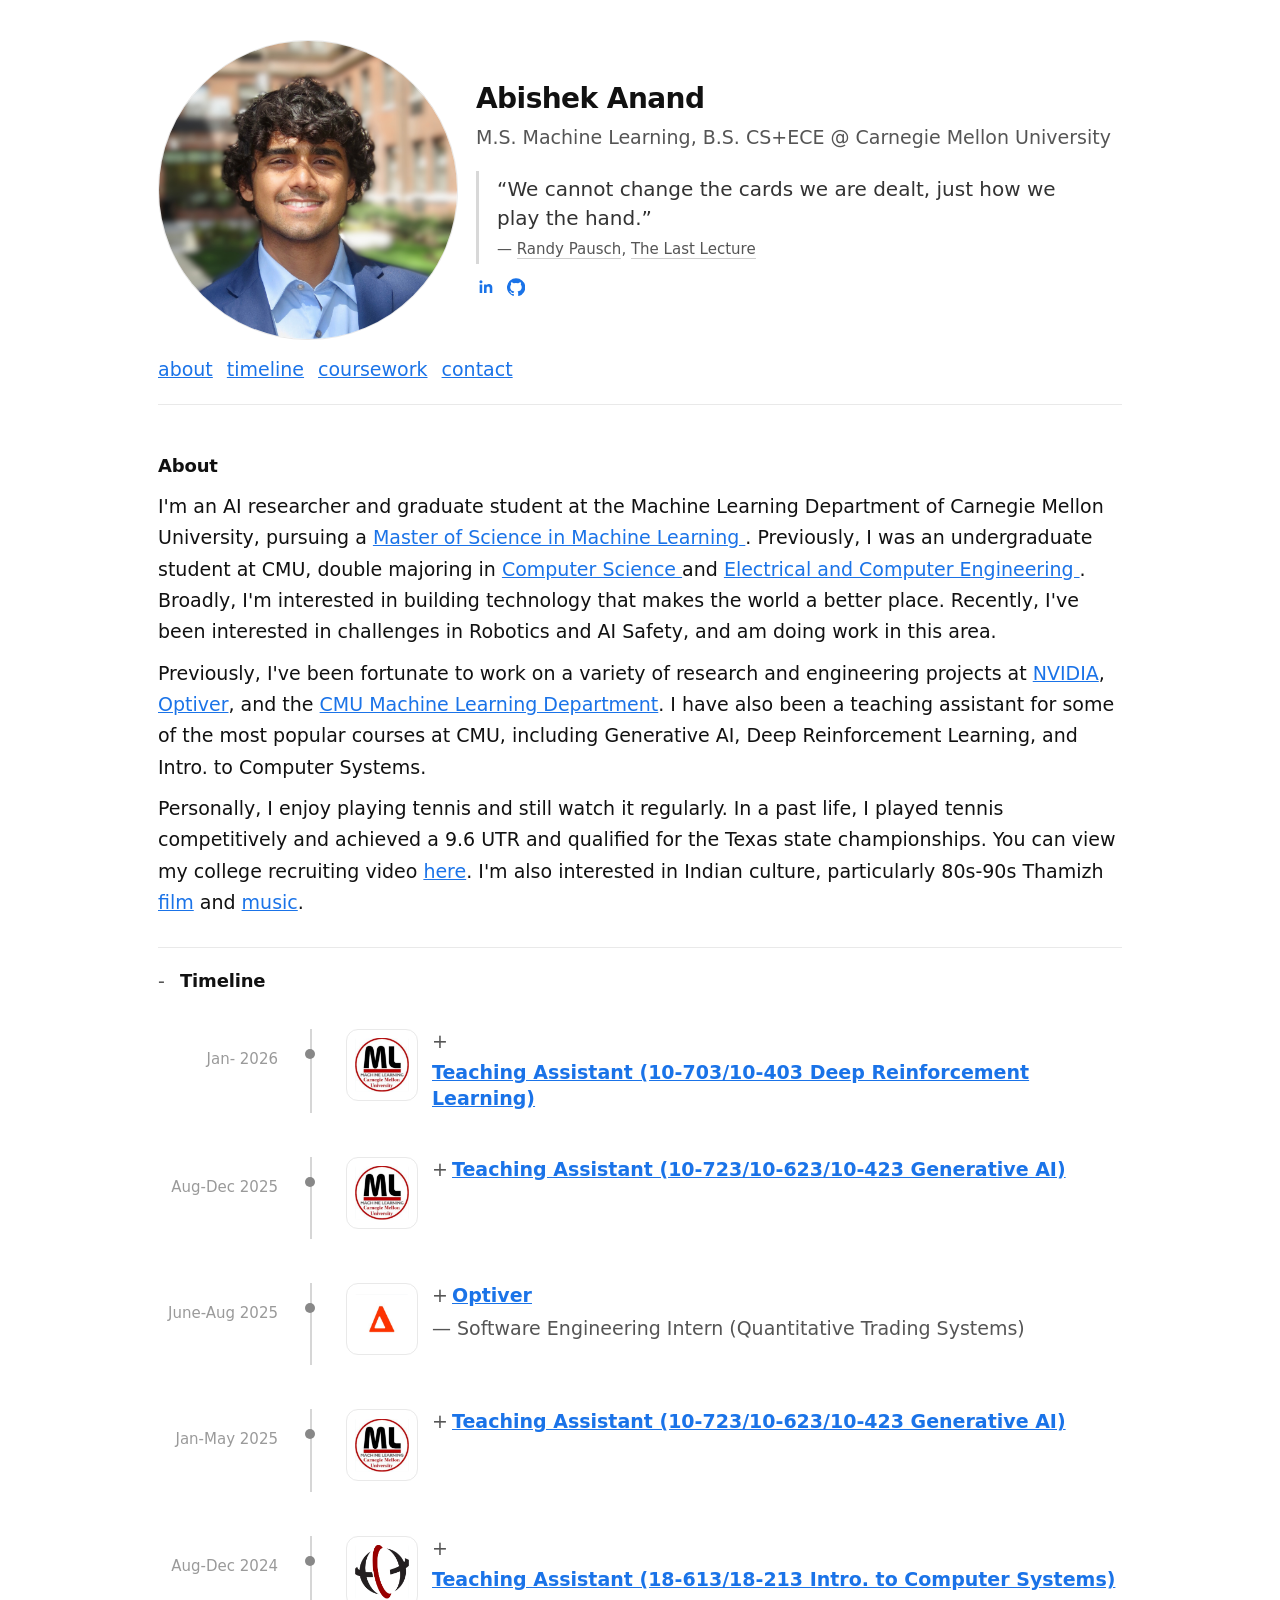
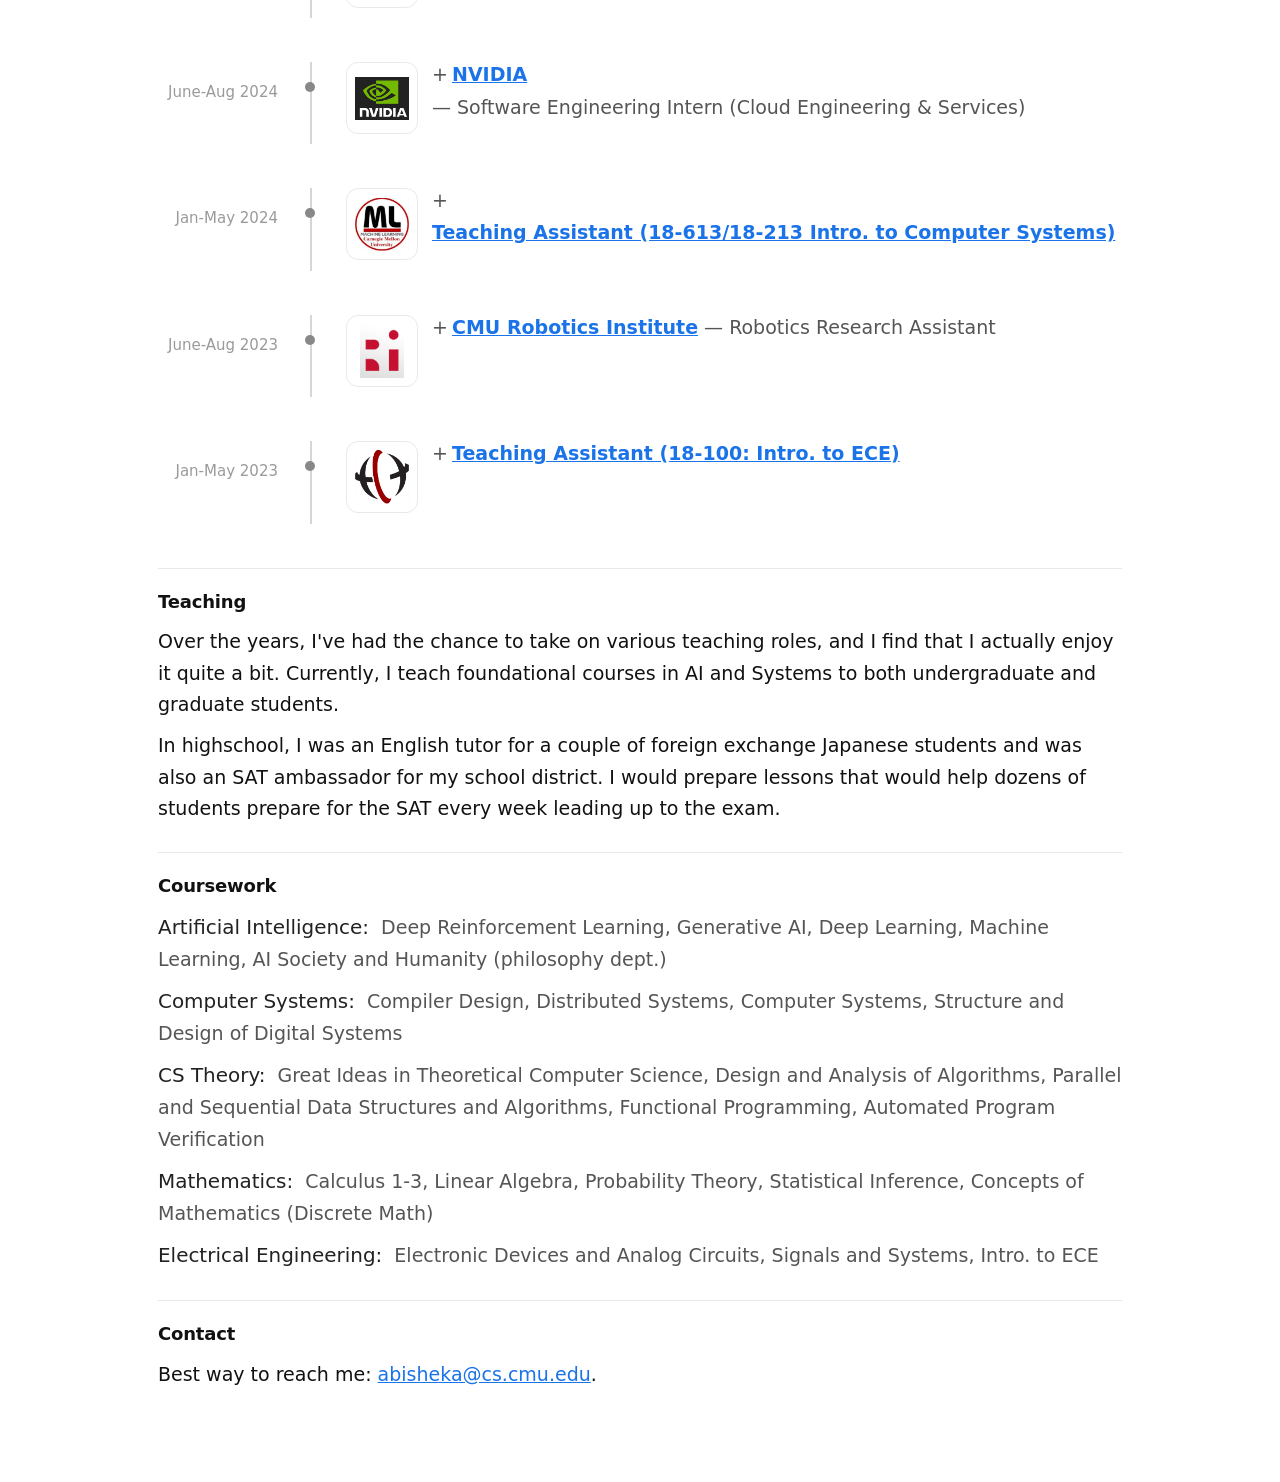
<file: index.html>
<!doctype html>
<html lang="en">
  <head>
    <meta charset="utf-8" />
    <meta name="viewport" content="width=device-width, initial-scale=1" />
    <meta name="color-scheme" content="light" />

    <title>Abishek Anand | Carnegie Mellon University</title>

    <meta name="description" content="Abishek Anand — CS + ECE student at Carnegie Mellon University. Experience at NVIDIA, Optiver, and CMU Machine Learning." />
    <link rel="canonical" href="https://gaminghero812.github.io/" />

    <meta property="og:title" content="Abishek Anand | Carnegie Mellon University" />
    <meta property="og:description" content="Abishek Anand — CS + ECE student at Carnegie Mellon University. Experience at NVIDIA, Optiver, and CMU Machine Learning." />
    <meta property="og:url" content="https://gaminghero812.github.io/" />
    <meta property="og:site_name" content="Abishek Anand" />
    <meta property="og:type" content="website" />

    <link rel="icon" type="image/png" href="favicon.png" />

    <link rel="stylesheet" href="style.css" />

    <meta name="google-site-verification" content="3i9KoPe7ykqFfDGBRmtddYtxrcXRHDb8gaM34ZBfCCM" />

    <script type="application/ld+json">
      {
        "@context": "https://schema.org",
        "@type": "WebSite",
        "url": "https://gaminghero812.github.io/",
        "name": "Abishek Anand",
        "alternateName": "Abishek Anand | Carnegie Mellon University"
      }
    </script>
  </head>

  <body>
    <main class="page">
      <header class="header">
        <div class="hero">
          <img class="avatar" src="Fairfax.jpg" alt="Photo of Abishek Anand" />

          <div class="hero-text">
            <h1>Abishek Anand</h1>
            <p class="subtitle">
              M.S. Machine Learning, B.S. CS+ECE @ Carnegie Mellon University
            </p>
            <figure class="hero-quote">
              <blockquote>We cannot change the cards we are dealt, just how we play the hand.</blockquote>
              <figcaption>
                <cite>
                  <a href="https://en.wikipedia.org/wiki/Randy_Pausch" target="_blank" rel="noopener">Randy Pausch</a>,
                  <a href="https://etc.cmu.edu/about/last-lecture" target="_blank" rel="noopener">The Last Lecture</a>
                </cite>
              </figcaption>
            </figure>

            <div class="links" aria-label="Social links">
              <a
                class="social-link"
                href="https://www.linkedin.com/in/abishek-anand-1204501ba/"
                target="_blank"
                rel="noreferrer"
                aria-label="LinkedIn profile"
              >
                <svg class="social-icon" viewBox="0 0 24 24" width="18" height="18" aria-hidden="true">
                  <path d="M6.94 8.5H3.56V20h3.38V8.5ZM5.25 3A2.06 2.06 0 1 0 5.3 7.12 2.06 2.06 0 0 0 5.25 3Zm15.19 9.94c0-3.47-1.85-5.08-4.32-5.08a3.74 3.74 0 0 0-3.36 1.85V8.5H9.39c.04.8 0 11.5 0 11.5h3.37v-6.42c0-.34.02-.68.13-.92a2.21 2.21 0 0 1 2.07-1.48c1.46 0 2.04 1.12 2.04 2.76V20h3.37Z"/>
                </svg>
                <span class="sr-only">LinkedIn</span>
              </a>
              <a
                class="social-link"
                href="https://github.com/GamingHero812?tab=repositories"
                target="_blank"
                rel="noreferrer"
                aria-label="GitHub profile"
              >
                <svg class="social-icon" viewBox="0 0 24 24" width="18" height="18" aria-hidden="true">
                  <path d="M12 .5a12 12 0 0 0-3.79 23.39c.6.11.82-.26.82-.58v-2.04c-3.34.73-4.04-1.42-4.04-1.42a3.18 3.18 0 0 0-1.34-1.75c-1.1-.75.09-.73.09-.73a2.5 2.5 0 0 1 1.82 1.24 2.54 2.54 0 0 0 3.47.99 2.54 2.54 0 0 1 .76-1.6c-2.66-.3-5.47-1.33-5.47-5.9a4.63 4.63 0 0 1 1.23-3.21 4.3 4.3 0 0 1 .12-3.17s1.01-.32 3.3 1.23a11.42 11.42 0 0 1 6 0c2.28-1.55 3.29-1.23 3.29-1.23.44 1.01.48 2.13.13 3.17a4.62 4.62 0 0 1 1.22 3.21c0 4.58-2.82 5.59-5.5 5.88a2.84 2.84 0 0 1 .81 2.2v3.26c0 .32.22.7.83.58A12 12 0 0 0 12 .5Z"/>
                </svg>
                <span class="sr-only">GitHub</span>
              </a>
            </div>
          </div>
        </div>

        <nav class="nav">
          <a href="#about">about</a>
          <a href="#timeline">timeline</a>
          <a href="#coursework">coursework</a>
          <a href="#contact">contact</a>
        </nav>
      </header>

      <section id="about" class="section">
        <h2>About</h2>
        <p>
          I'm an AI researcher and graduate student at the Machine Learning Department of Carnegie Mellon University, pursuing a <a href="https://ml.cmu.edu/academics/primary-ms-machine-learning-masters" target="_blank" rel="noopener">
          Master of Science in Machine Learning </a>. Previously, I was an undergraduate student at CMU, double majoring in <a href="https://www.cs.cmu.edu" target="_blank" rel="noopener">
          Computer Science </a> and <a href="https://www.ece.cmu.edu" target="_blank" rel="noopener">
          Electrical and Computer Engineering </a>. Broadly, I'm interested in building technology that makes the world a better place. Recently, I've
          been interested in challenges in Robotics and AI Safety, and am doing work in this area.
        </p> 
          
        <p>
          Previously, I've been fortunate to work on a variety of research and engineering projects at <a href="https://www.nvidia.com" target="_blank" rel="noopener">
          NVIDIA</a>, <a href="https://www.optiver.com" target="_blank" rel="noopener">
          Optiver</a>, and the <a href="https://www.ml.cmu.edu" target="_blank" rel="noopener">
          CMU Machine Learning Department</a>. I have also been a teaching assistant for some of the most popular courses at CMU, including Generative AI, Deep Reinforcement Learning, and Intro. to Computer Systems.
        </p>

        <p>
          Personally, I enjoy playing tennis and still watch it regularly. 
          In a past life, I played tennis competitively and achieved a 9.6 UTR and qualified for the Texas state championships. 
          You can view my college recruiting video <a href="https://youtu.be/FhbKaaNLob0?si=4wTPpIa4aQE-lYFK" target="_blank" rel="noopener">
          here</a>.
          I'm also interested in Indian culture, particularly 80s-90s Thamizh <a href="https://en.wikipedia.org/wiki/Nayakan" target="_blank" rel="noopener">
          film</a> and <a href="https://youtu.be/xMI_MhrYmSI?si=lOpPepgLTXcOVBgx" target="_blank" rel="noopener">
          music</a>.
        </p>
      </section>

      <section id="timeline" class="section">
        <details class="timeline-disclosure" open>
          <summary>
            <h2>Timeline</h2>
          </summary>

          <div class="timeline">

          <div class="t-item">
            <div class="t-year">Jan- 2026</div>
            <div class="t-dot"></div>

            <div class="t-card">
              <a class="t-logo" href="https://www.ml.cmu.edu/" target="_blank" rel="noopener">
                <img class="avatar" src="MLD.jpg" alt="MLD Logo" />
              </a>
              <div class="t-body">
                <details class="t-detail">
                  <summary class="t-title">
                    <a href="https://cmudeeprl.github.io/403website_s26/" target="_blank" rel="noopener">Teaching Assistant (10-703/10-403 Deep Reinforcement Learning)</a>
                  </summary>
                  <div class="t-desc">
                    Worked with Professors <a href="https://www.cs.cmu.edu/~katef/" target="_blank" rel="noopener">Katerina Fragkiadaki</a> and <a href="https://aviralkumar2907.github.io/" target="_blank" rel="noopener">Aviral Kumar</a> on teaching the latest topics in RL. This was the course that first got me 
                    interested in robotics and one of my favorites at CMU.
                    I also contributed to putting together a brand new textbook for Modern Reinforcement Learning. More on this soon!
                  </div>
                </details>
              </div>
            </div>
          </div>

          <div class="t-item">
            <div class="t-year">Aug-Dec 2025</div>
            <div class="t-dot"></div>

            <div class="t-card">
              <a class="t-logo" href="https://www.ml.cmu.edu" target="_blank" rel="noopener">
                <img class="avatar" src="MLD.jpg" alt="MLD Logo" />
              </a>
              <div class="t-body">
                <details class="t-detail">
                  <summary class="t-title">
                    <a href="https://www.cs.cmu.edu/~mgormley/courses/10423-f25/" target="_blank" rel="noopener">Teaching Assistant (10-723/10-623/10-423 Generative AI)</a>
                  </summary>
                  <div class="t-desc">
                    Worked with Professors <a href="https://www.cs.cmu.edu/~mgormley/" target="_blank" rel="noopener">Matt Gormley</a> and <a href="https://anayebi.github.io/" target="_blank" rel="noopener">Aran Nayebi</a> in my second iteration of teaching this course.
                  </div>
                </details>
              </div>
            </div>
          </div>

          <div class="t-item">
            <div class="t-year">June-Aug 2025</div>
            <div class="t-dot"></div>

            <div class="t-card">
              <a class="t-logo" href="https://www.optiver.com" target="_blank" rel="noopener">
                <img class="avatar" src="Optiver.jpg" alt="Optiver Logo" />
              </a>
              <div class="t-body">
                <details class="t-detail">
                  <summary class="t-title">
                    <a href="https://www.optiver.com" target="_blank" rel="noopener">Optiver</a>
                    <span class="t-role">— Software Engineering Intern (Quantitative Trading Systems)</span>
                  </summary>
                  <div class="t-desc">
                    This was my first exposure to the exciting world of high-frequency trading. 
                    I worked on automating a key part of the trading system. This involved interfacing with
                    developers, traders, and researchers. As part of the company intern hackathon, I built
                    an AI tool that sources news headlines from Bloomberg terminal and sends slack updates to relevant
                    traders in real-time with predictions on instrument price movements.
                  </div>
                </details>
              </div>
            </div>
          </div>

          <div class="t-item">
            <div class="t-year">Jan-May 2025</div>
            <div class="t-dot"></div>

            <div class="t-card">
              <a class="t-logo" href="https://www.ml.cmu.edu" target="_blank" rel="noopener">
                <img class="avatar" src="MLD.jpg" alt="MLD Logo" />
              </a>
              <div class="t-body">
                <details class="t-detail">
                  <summary class="t-title">
                    <a href="https://www.cs.cmu.edu/~mgormley/courses/10423-f25/" target="_blank" rel="noopener">Teaching Assistant (10-723/10-623/10-423 Generative AI)</a>
                  </summary>
                  <div class="t-desc">
                    Worked with Professors <a href="https://www.cs.cmu.edu/~mgormley/" target="_blank" rel="noopener">Matt Gormley</a> and <a href="https://www.cs.cmu.edu/~pvirtue/" target="_blank" rel="noopener">Pat Virtue</a> on teaching the latest topics in Generative AI. This was my favorite course at CMU and 
                    got me really excited about AI. This course takes you from nothing to being able to understand the latest research papers in just a semester (across language,
                    vision, and multi-modal generative models). Highly recommend this course.
                  </div>
                </details>
              </div>
            </div>
          </div>

          <div class="t-item">
            <div class="t-year">Aug-Dec 2024</div>
            <div class="t-dot"></div>

            <div class="t-card">
              <a class="t-logo" href="https://www.ece.cmu.edu" target="_blank" rel="noopener">
                <img class="avatar" src="ECE.jpg" alt="ECE Logo" />
              </a>
              <div class="t-body">
                <details class="t-detail">
                  <summary class="t-title">
                    <a href="https://www.cs.cmu.edu/afs/cs/academic/class/18213-f24/www/index.html" target="_blank" rel="noopener">Teaching Assistant (18-613/18-213 Intro. to Computer Systems)</a>
                  </summary>
                  <div class="t-desc">
                    Worked with Professors <a href="https://www.andrew.cmu.edu/~gkesden" target="_blank" rel="noopener">Greg Kesden</a> and <a href="https://users.ece.cmu.edu/~vsekar/" target="_blank" rel="noopener">Vyas Sekar</a> in my second iteration of teaching this course.
                  </div>
                </details>
              </div>
            </div>
          </div>

          <div class="t-item">
            <div class="t-year">June-Aug 2024</div>
            <div class="t-dot"></div>

            <div class="t-card">
              <a class="t-logo" href="https://www.nvidia.com" target="_blank" rel="noopener">
                <img src="Nvidia.jpg" alt="NVIDIA logo" loading="lazy">
              </a>
              <div class="t-body">
                <details class="t-detail">
                  <summary class="t-title">
                    <a href="https://www.nvidia.com" target="_blank" rel="noopener">NVIDIA</a>
                    <span class="t-role">— Software Engineering Intern (Cloud Engineering & Services)</span>
                  </summary>
                  <div class="t-desc">
                    First ever real-world engineering experience.
                    I learned a lot about software engineering, distributed systems, and also what I value in a work place.
                    Probably the only work experience I'll have in my life where AI couldn't do anything useful from a coding perspective.
                  </div>
                </details>
              </div>
            </div>
          </div>

          <div class="t-item">
            <div class="t-year">Jan-May 2024</div>
            <div class="t-dot"></div>

            <div class="t-card">
              <a class="t-logo" href="https://www.ece.cmu.edu" target="_blank" rel="noopener">
                <img class="avatar" src="MLD.jpg" alt="MLD Logo" />
              </a>
              <div class="t-body">
                <details class="t-detail">
                  <summary class="t-title">
                    <a href="https://www.cs.cmu.edu/afs/cs/academic/class/18213-s24/www/index.html" target="_blank" rel="noopener">Teaching Assistant (18-613/18-213 Intro. to Computer Systems)</a>
                  </summary>
                  <div class="t-desc">
                    Worked with Professors <a href="https://www.andrew.cmu.edu/~gkesden" target="_blank" rel="noopener">Greg Kesden</a> and <a href="https://swarunkumar.com/" target="_blank" rel="noopener">Swarun Kumar</a> on teaching the core systems course at CMU. This was also one of my favorite courses at CMU.
                    The course's only prerequisite is basic knowledge of DSA and will give you a rigorous understanding of all the major topics in computer systems. 
                    By the end of it, you'll be fluent in C, assembly, GDB, caches, memory allocation, networking, and a lot more. The projects were really intense and useful. Some
                    of the projects were implementing malloc, a caching web server, and a basic linux shell. I'm glad I took this course pre-chatGPT, so I could truly
                    appreciate the depth of these projects. I've heard students can <a href="https://www.ibm.com/think/topics/one-shot-prompting" target="_blank" rel="noopener">one-shot</a> the class with LLMs now.
                  </div>
                </details>
              </div>
            </div>
          </div>

          <div class="t-item">
            <div class="t-year">June-Aug 2023</div>
            <div class="t-dot"></div>

            <div class="t-card">
              <a class="t-logo" href="https://www.ri.cmu.edu" target="_blank" rel="noopener">
                <img src="RI.jpg" alt="CMU Robotics Institute logo" loading="lazy">
              </a>
              <div class="t-body">
                <details class="t-detail">
                  <summary class="t-title">
                    <a href="https://www.ri.cmu.edu" target="_blank" rel="noopener">CMU Robotics Institute</a>
                    <span class="t-role">— Robotics Research Assistant</span>
                  </summary>
                  <div class="t-desc">
                    I did some self study of the 16-350: Planning Techniques for Robotics course at CMU. I also helped a PhD student
                    with their research on a modification to the A-star planning algorithm for more efficient pathfinding.
                    Looking back, I wish I dedicated more time to this project given my current interest in robotics. I was taking
                    18-213 at the same time, which took up considerable effort.
                  </div>
                </details>
              </div>
            </div>
          </div>

          <div class="t-item">
            <div class="t-year">Jan-May 2023</div>
            <div class="t-dot"></div>

            <div class="t-card">
              <a class="t-logo" href="https://www.ece.cmu.edu" target="_blank" rel="noopener">
                <img src="ECE.jpg" alt="CMU Robotics Institute logo" loading="lazy">
              </a>
              <div class="t-body">
                <details class="t-detail">
                  <summary class="t-title">
                    <a href="https://courses.ece.cmu.edu/18100" target="_blank" rel="noopener">Teaching Assistant (18-100: Intro. to ECE)</a>
                  </summary>
                  <div class="t-desc">
                    The course is more of an intro to EE than ECE. There is basically zero content that covers programming in
                    any meaningful capacity. The course consists entirely of a variety of breadboard projects. It was through this course
                    that I knew for certain that I was not interested in circuit design. In software, if something is wrong, I definitely did something wrong.
                    However, with hardware, if something goes wrong, it could easily be the case that I did everything correctly but one of the devices I was using
                    was faulty. I really disliked that aspect of circuit design, and chose to specialize more on the software side as a result. However, teaching the course was still a valuable experience,
                    especially this early in my career.
                  </div>
                </details>
              </div>
            </div>
          </div>

          </div>
        </details>
      </section>

      <section id="experience" class="section">
        <h2>Teaching</h2>

        <p>
          Over the years, I've had the chance to take on various teaching roles, and I find that I actually enjoy it quite a bit.
          Currently, I teach foundational courses in AI and Systems to both undergraduate and graduate students.
        </p> 
        
        <p>
          In highschool, I was an English tutor for a couple of foreign exchange Japanese students and was also an SAT ambassador for my school district. I would prepare lessons
          that would help dozens of students prepare for the SAT every week leading up to the exam.
        </p>
      </section>

      <section id="coursework" class="section">
        <h2>Coursework</h2>
          <p>
            <span class="course-header">Artificial Intelligence:</span>
            <span class="muted">
              Deep Reinforcement Learning, Generative AI, Deep Learning, Machine Learning, AI Society and Humanity (philosophy dept.)
            </span>
          </p>

          <p>
            <span class="course-header">Computer Systems:</span>
            <span class="muted">
              Compiler Design, Distributed Systems, Computer Systems, Structure and Design of Digital Systems
            </span>
          </p>

          <p>
            <span class="course-header">CS Theory:</span>
            <span class="muted">
              Great Ideas in Theoretical Computer Science, Design and Analysis of Algorithms, Parallel and Sequential Data Structures and Algorithms, Functional Programming, Automated Program Verification
            </span>
          </p>

          <p>
            <span class="course-header">Mathematics:</span>
            <span class="muted">
              Calculus 1-3, Linear Algebra, Probability Theory, Statistical Inference, Concepts of Mathematics (Discrete Math)
            </span>
          </p>

          <p>
            <span class="course-header">Electrical Engineering:</span>
            <span class="muted">
              Electronic Devices and Analog Circuits, Signals and Systems, Intro. to ECE
            </span>
          </p>
      </section>

      <section id="contact" class="section">
        <h2>Contact</h2>
        <p>
          Best way to reach me: <a href="mailto:abisheka@cs.cmu.edu">abisheka@cs.cmu.edu</a>.
        </p>
      </section>
    </main>

    <script>
      document.querySelectorAll(".t-title a").forEach((link) => {
        link.addEventListener("click", (event) => event.stopPropagation());
      });

      const year = document.getElementById("year");
      if (year) {
        year.textContent = new Date().getFullYear();
      }
    </script>
  </body>
</html>
</file>
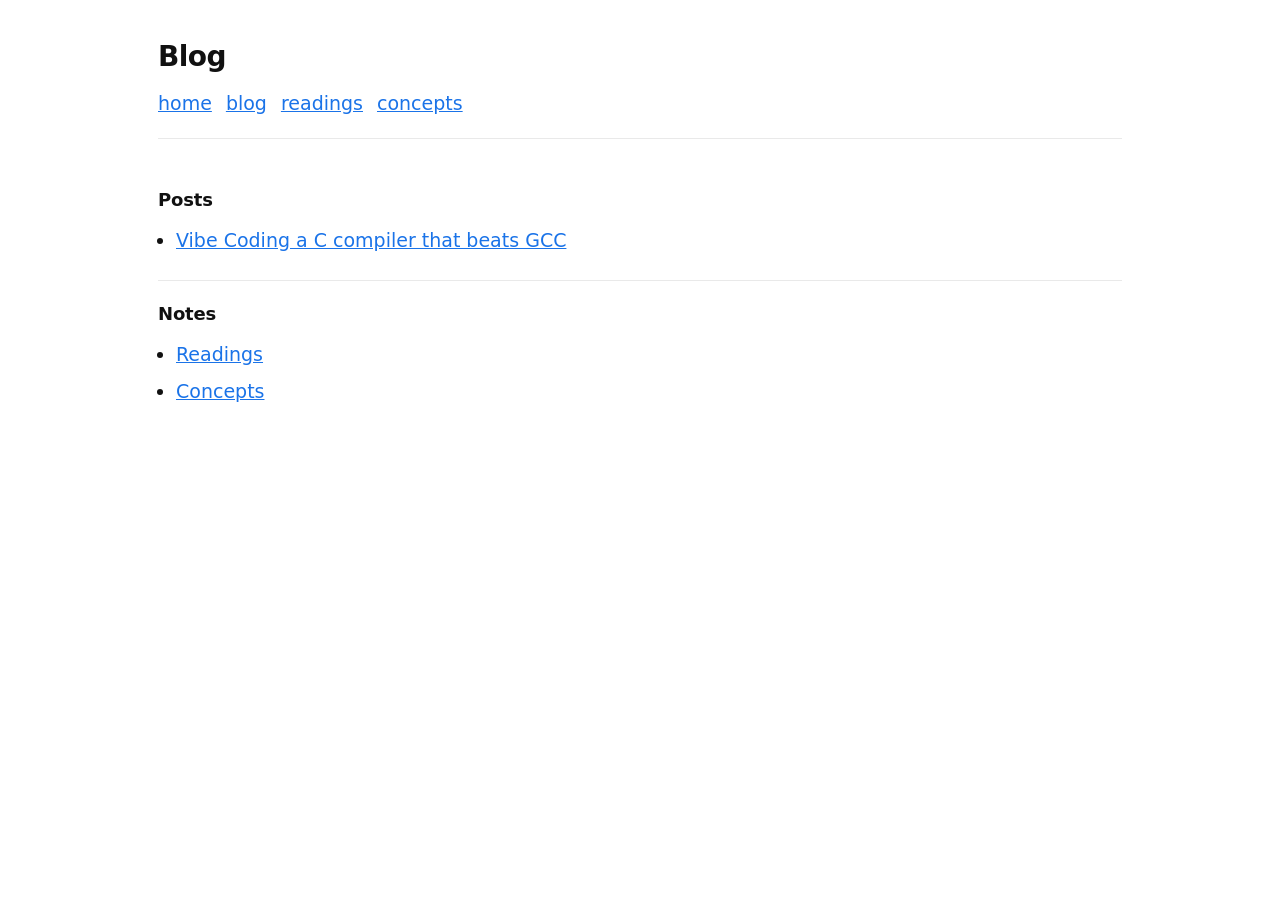
<file: blog/index.html>
<!doctype html>
<html lang="en">
  <head>
    <meta charset="utf-8" />
    <meta name="viewport" content="width=device-width, initial-scale=1" />
    <meta name="color-scheme" content="light" />

    <title>Blog | Abishek Anand</title>

    <meta name="description" content="Writing, concepts, and reading notes by Abishek Anand." />
    <link rel="canonical" href="https://gaminghero812.github.io/blog/" />

    <link rel="icon" type="image/png" href="../favicon.png" />
    <link rel="stylesheet" href="../style.css" />
  </head>

  <body>
    <main class="page">
      <header class="header">
        <h1>Blog</h1>

        <nav class="nav">
          <a href="../">home</a>
          <a href="./">blog</a>
          <a href="../readings/">readings</a>
          <a href="../concepts/">concepts</a>
        </nav>
      </header>

      <section class="section">
        <h2>Posts</h2>
        <ul>
          <li><a href="vibe-coding-a-c-compiler-that-beats-gcc.html">Vibe Coding a C compiler that beats GCC</a></li>
        </ul>
      </section>

      <section class="section">
        <h2>Notes</h2>
        <ul>
          <li><a href="../readings/">Readings</a></li>
          <li><a href="../concepts/">Concepts</a></li>
        </ul>
      </section>
    </main>
  </body>
</html>
</file>
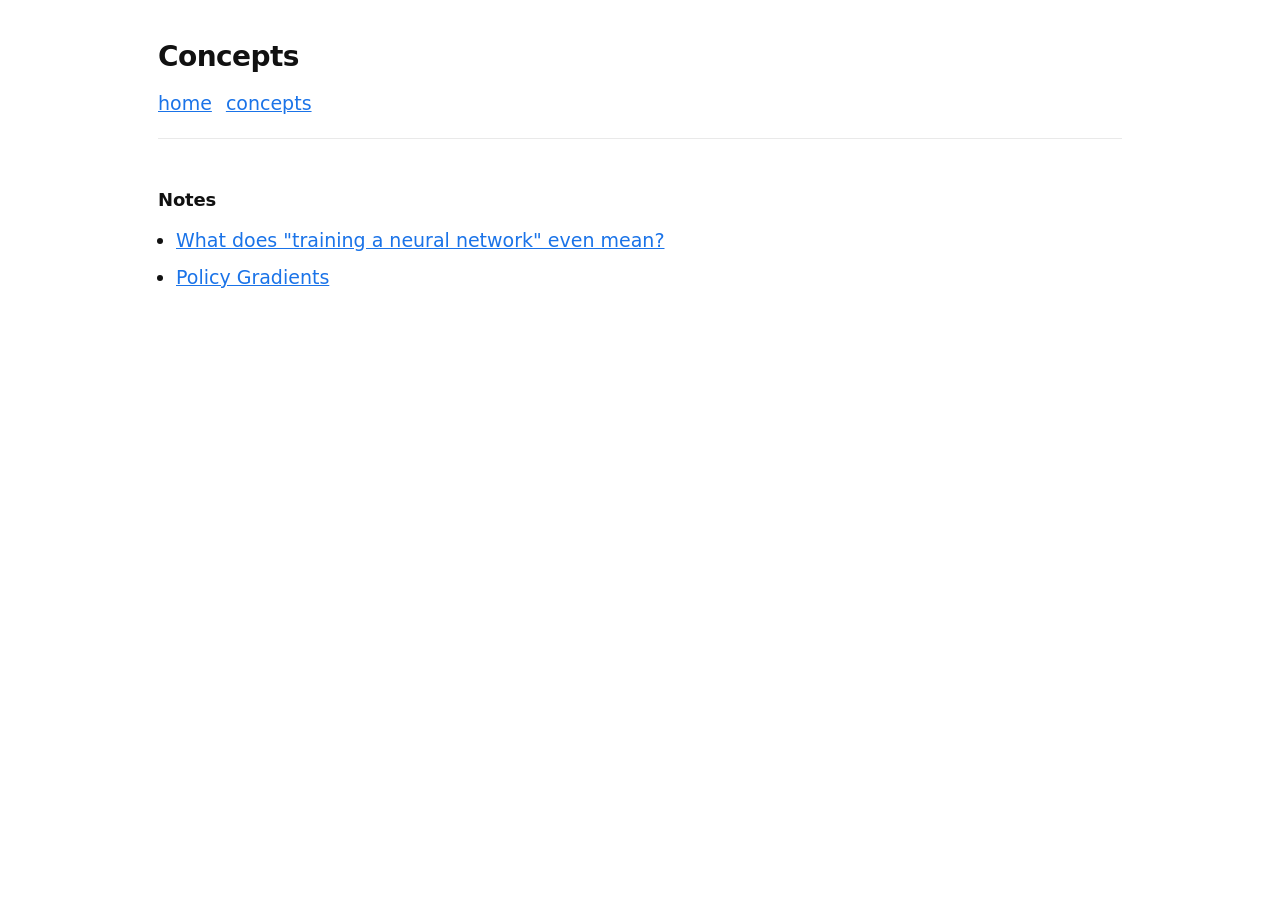
<file: concepts/index.html>
<!doctype html>
<html lang="en">
  <head>
    <meta charset="utf-8" />
    <meta name="viewport" content="width=device-width, initial-scale=1" />
    <meta name="color-scheme" content="light" />

    <title>Concepts | Abishek Anand</title>

    <meta name="description" content="Concept notes by Abishek Anand." />
    <link rel="canonical" href="https://gaminghero812.github.io/concepts/" />

    <link rel="icon" type="image/png" href="../favicon.png" />
    <link rel="stylesheet" href="../style.css" />
  </head>

  <body>
    <main class="page">
      <header class="header">
        <h1>Concepts</h1>

        <nav class="nav">
          <a href="../">home</a>
          <a href="./">concepts</a>
        </nav>
      </header>

      <section class="section">
        <h2>Notes</h2>
        <ul>
          <li><a href="what-does-training-a-neural-network-even-mean.html">What does "training a neural network" even mean?</a></li>
          <li><a href="policy-gradients.html">Policy Gradients</a></li>
        </ul>
      </section>
    </main>
  </body>
</html>
</file>
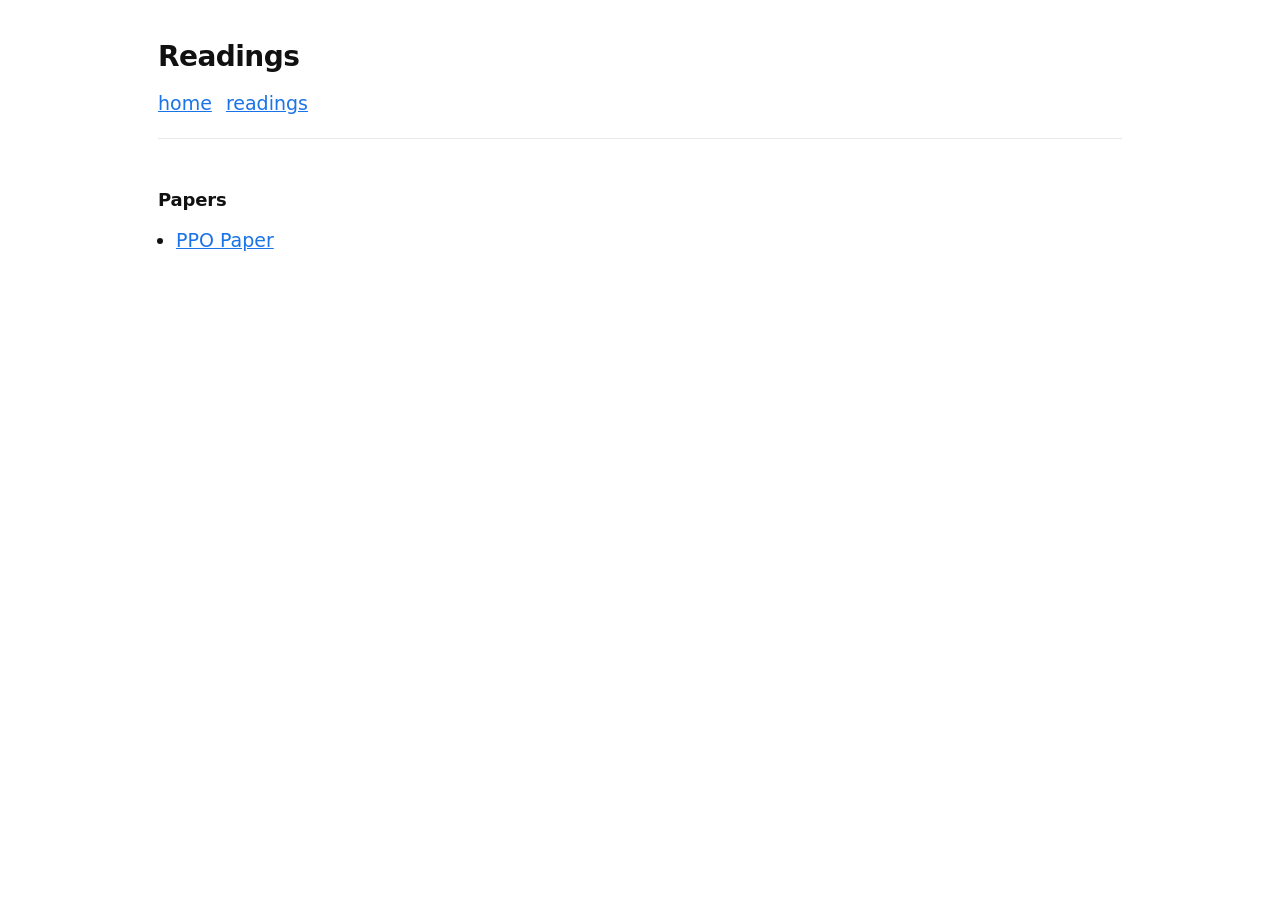
<file: readings/index.html>
<!doctype html>
<html lang="en">
  <head>
    <meta charset="utf-8" />
    <meta name="viewport" content="width=device-width, initial-scale=1" />
    <meta name="color-scheme" content="light" />

    <title>Readings | Abishek Anand</title>

    <meta name="description" content="Papers read by Abishek Anand." />
    <link rel="canonical" href="https://gaminghero812.github.io/readings/" />

    <link rel="icon" type="image/png" href="../favicon.png" />
    <link rel="stylesheet" href="../style.css" />
  </head>

  <body>
    <main class="page">
      <header class="header">
        <h1>Readings</h1>

        <nav class="nav">
          <a href="../">home</a>
          <a href="./">readings</a>
        </nav>
      </header>

      <section class="section">
        <h2>Papers</h2>
        <ul>
          <li><a href="ppo-paper.html">PPO Paper</a></li>
        </ul>
      </section>
    </main>
  </body>
</html>
</file>
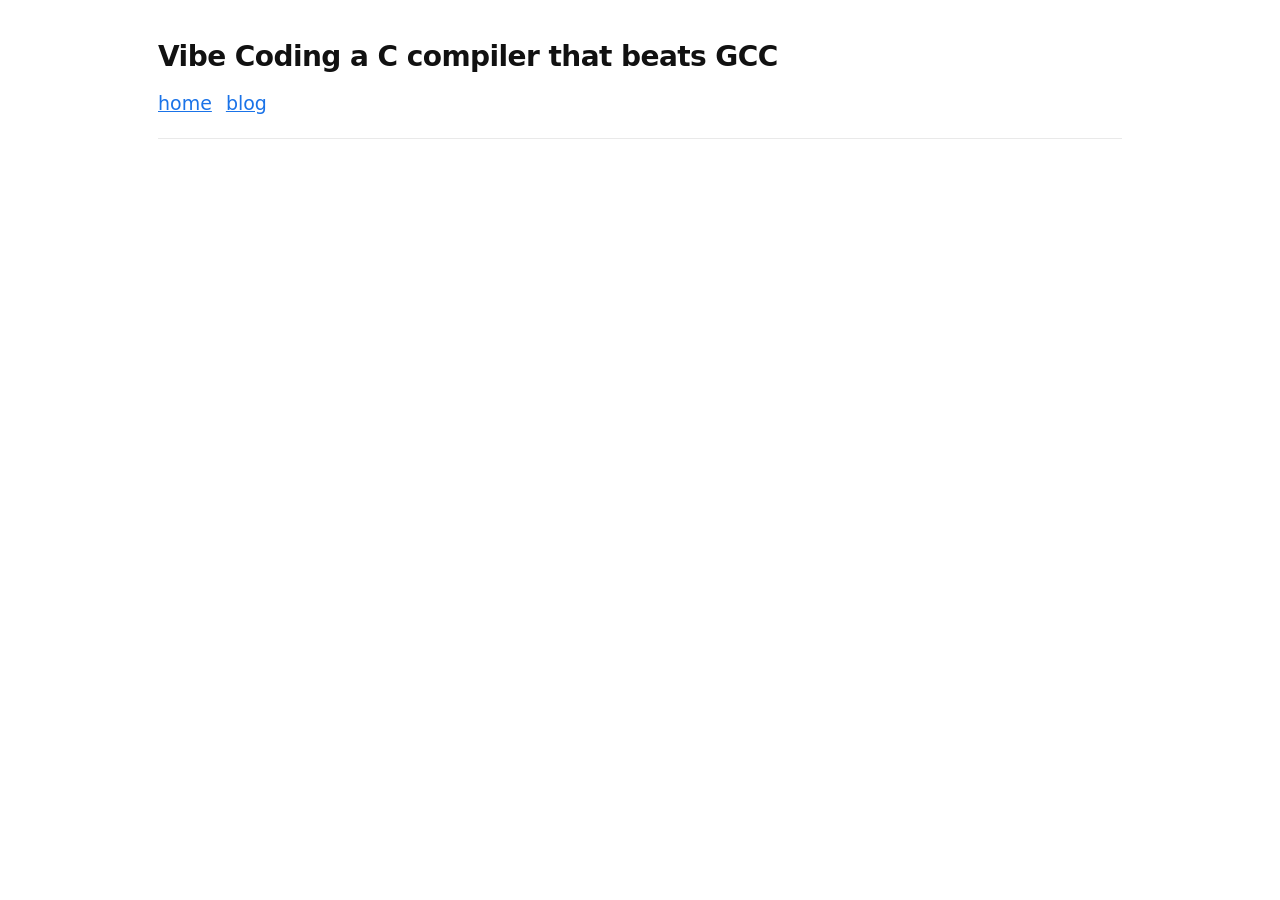
<file: blog/vibe-coding-a-c-compiler-that-beats-gcc.html>
<!doctype html>
<html lang="en">
  <head>
    <meta charset="utf-8" />
    <meta name="viewport" content="width=device-width, initial-scale=1" />
    <meta name="color-scheme" content="light" />

    <title>Vibe Coding a C compiler that beats GCC | Blog | Abishek Anand</title>

    <meta name="description" content="Blog post by Abishek Anand." />
    <link rel="canonical" href="https://gaminghero812.github.io/blog/vibe-coding-a-c-compiler-that-beats-gcc.html" />

    <link rel="icon" type="image/png" href="../favicon.png" />
    <link rel="stylesheet" href="../style.css" />
  </head>

  <body>
    <main class="page">
      <header class="header">
        <h1>Vibe Coding a C compiler that beats GCC</h1>

        <nav class="nav">
          <a href="../">home</a>
          <a href="./">blog</a>
        </nav>
      </header>

      <article class="section note-article"></article>
    </main>
  </body>
</html>
</file>
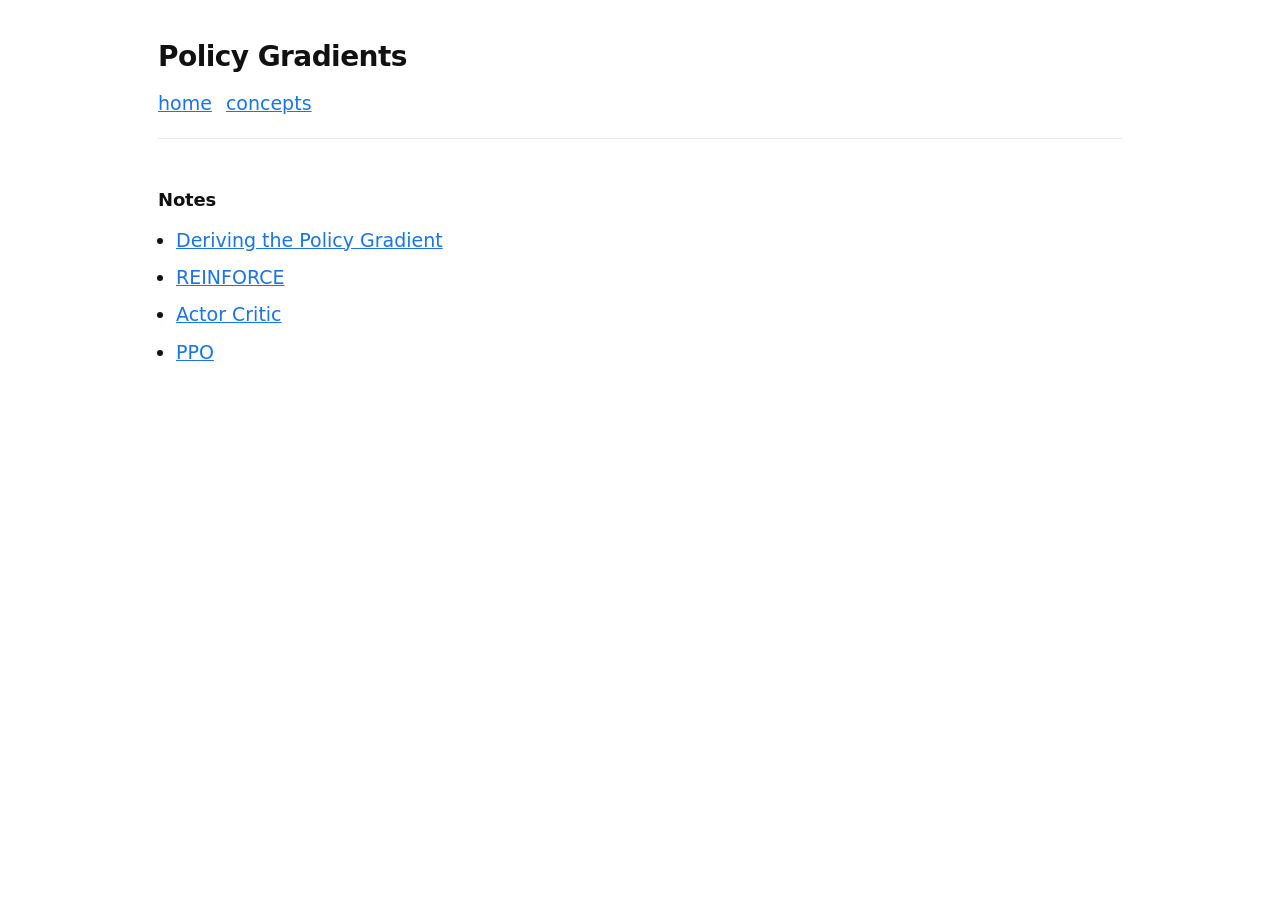
<file: concepts/policy-gradients.html>
<!doctype html>
<html lang="en">
  <head>
    <meta charset="utf-8" />
    <meta name="viewport" content="width=device-width, initial-scale=1" />
    <meta name="color-scheme" content="light" />

    <title>Policy Gradients | Concepts | Abishek Anand</title>

    <meta name="description" content="Concept notes for policy gradients." />
    <link rel="canonical" href="https://gaminghero812.github.io/concepts/policy-gradients.html" />

    <link rel="icon" type="image/png" href="../favicon.png" />
    <link rel="stylesheet" href="../style.css" />
  </head>

  <body>
    <main class="page">
      <header class="header">
        <h1>Policy Gradients</h1>

        <nav class="nav">
          <a href="../">home</a>
          <a href="./">concepts</a>
        </nav>
      </header>

      <section class="section">
        <h2>Notes</h2>
        <ul>
          <li><a href="policy-gradients/deriving-the-policy-gradient.html">Deriving the Policy Gradient</a></li>
          <li><a href="policy-gradients/reinforce.html">REINFORCE</a></li>
          <li><a href="policy-gradients/actor-critic.html">Actor Critic</a></li>
          <li><a href="policy-gradients/ppo.html">PPO</a></li>
        </ul>
      </section>
    </main>
  </body>
</html>
</file>
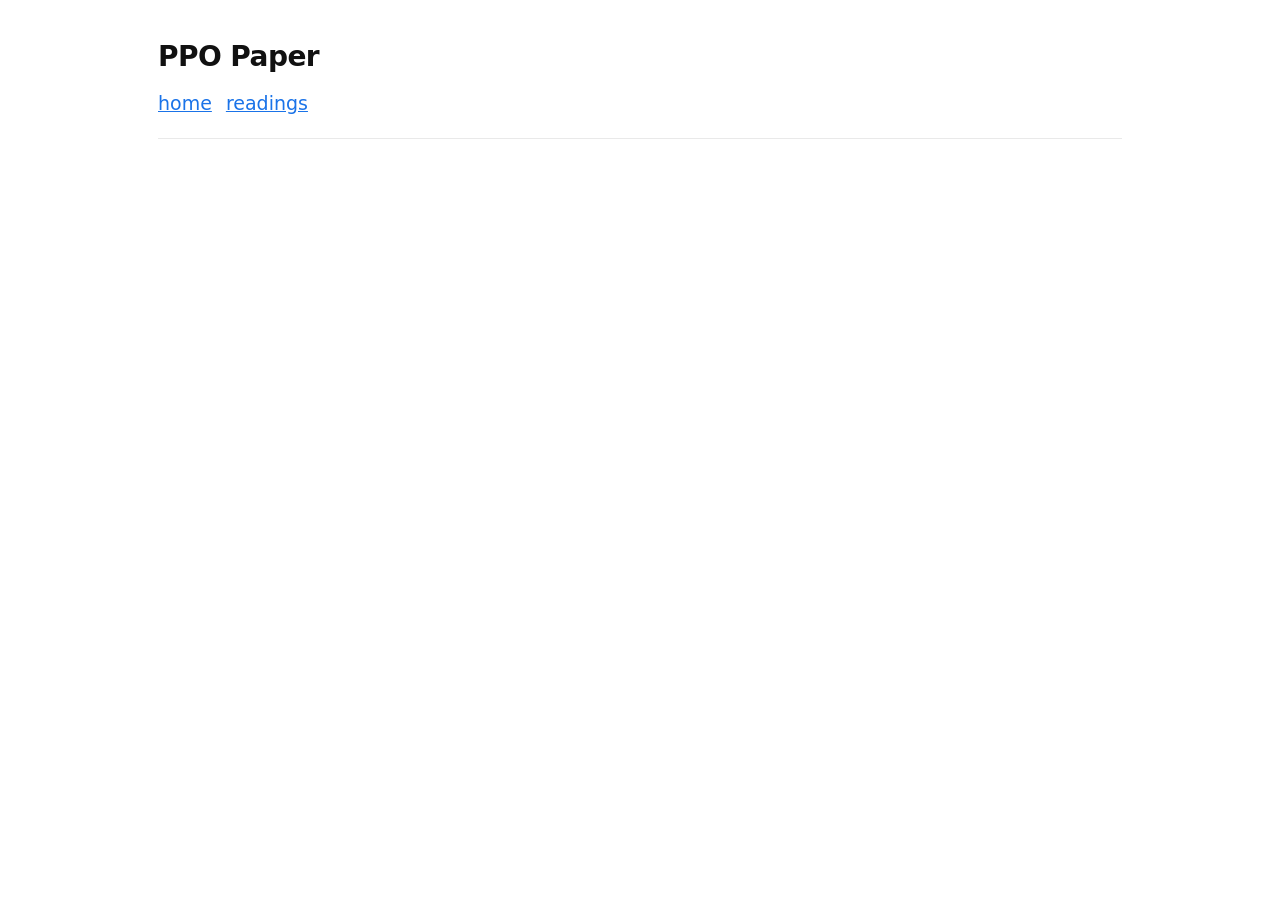
<file: readings/ppo-paper.html>
<!doctype html>
<html lang="en">
  <head>
    <meta charset="utf-8" />
    <meta name="viewport" content="width=device-width, initial-scale=1" />
    <meta name="color-scheme" content="light" />

    <title>PPO Paper | Readings | Abishek Anand</title>

    <meta name="description" content="Reading notes for the PPO Paper." />
    <link rel="canonical" href="https://gaminghero812.github.io/readings/ppo-paper.html" />

    <link rel="icon" type="image/png" href="../favicon.png" />
    <link rel="stylesheet" href="../style.css" />
  </head>

  <body>
    <main class="page">
      <header class="header">
        <h1>PPO Paper</h1>

        <nav class="nav">
          <a href="../">home</a>
          <a href="./">readings</a>
        </nav>
      </header>

      <section class="section"></section>
    </main>
  </body>
</html>
</file>
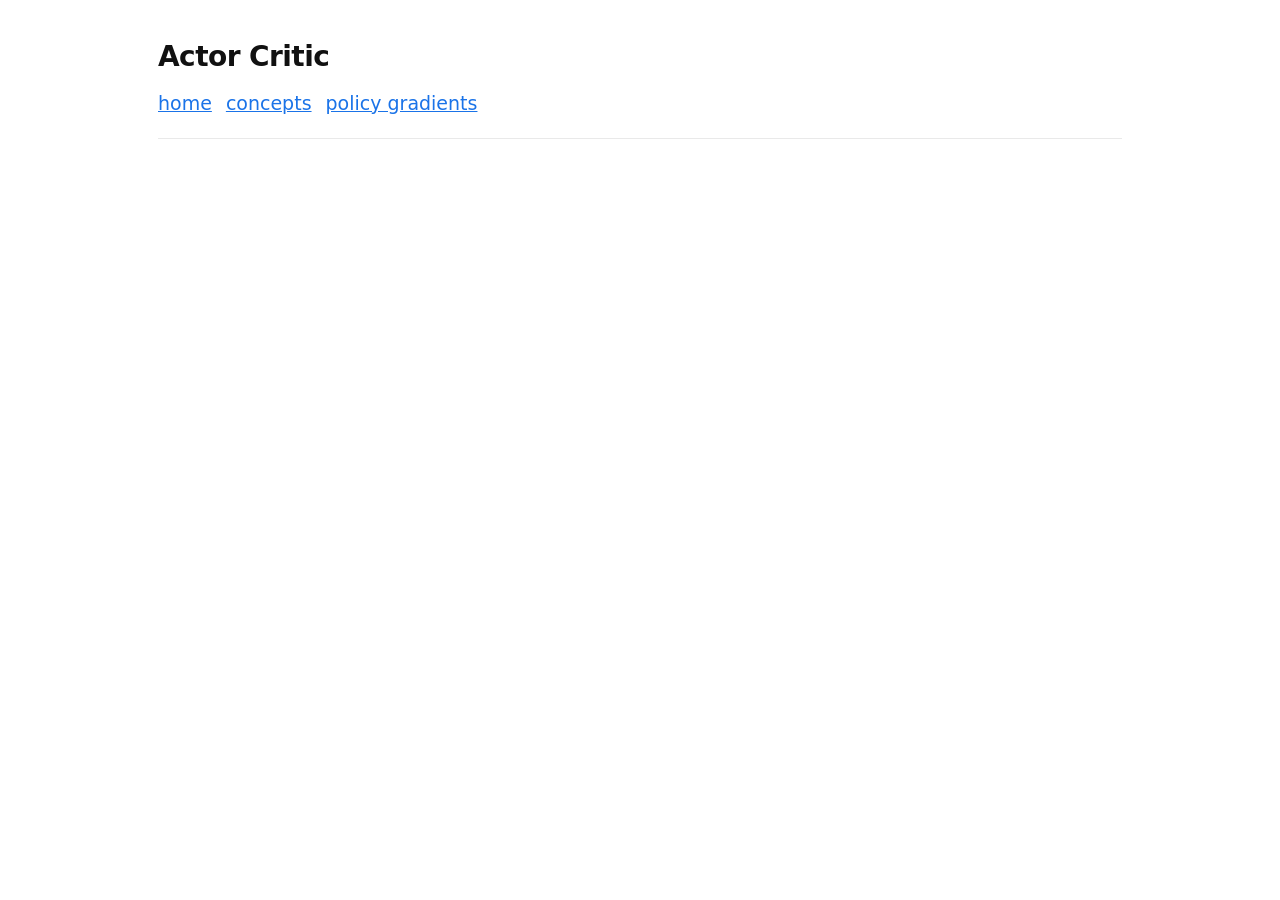
<file: concepts/policy-gradients/actor-critic.html>
<!doctype html>
<html lang="en">
  <head>
    <meta charset="utf-8" />
    <meta name="viewport" content="width=device-width, initial-scale=1" />
    <meta name="color-scheme" content="light" />

    <title>Actor Critic | Policy Gradients | Abishek Anand</title>

    <meta name="description" content="Concept notes for actor critic methods." />
    <link rel="canonical" href="https://gaminghero812.github.io/concepts/policy-gradients/actor-critic.html" />

    <link rel="icon" type="image/png" href="../../favicon.png" />
    <link rel="stylesheet" href="../../style.css" />
  </head>

  <body>
    <main class="page">
      <header class="header">
        <h1>Actor Critic</h1>

        <nav class="nav">
          <a href="../../">home</a>
          <a href="../">concepts</a>
          <a href="../policy-gradients.html">policy gradients</a>
        </nav>
      </header>

      <section class="section"></section>
    </main>
  </body>
</html>
</file>
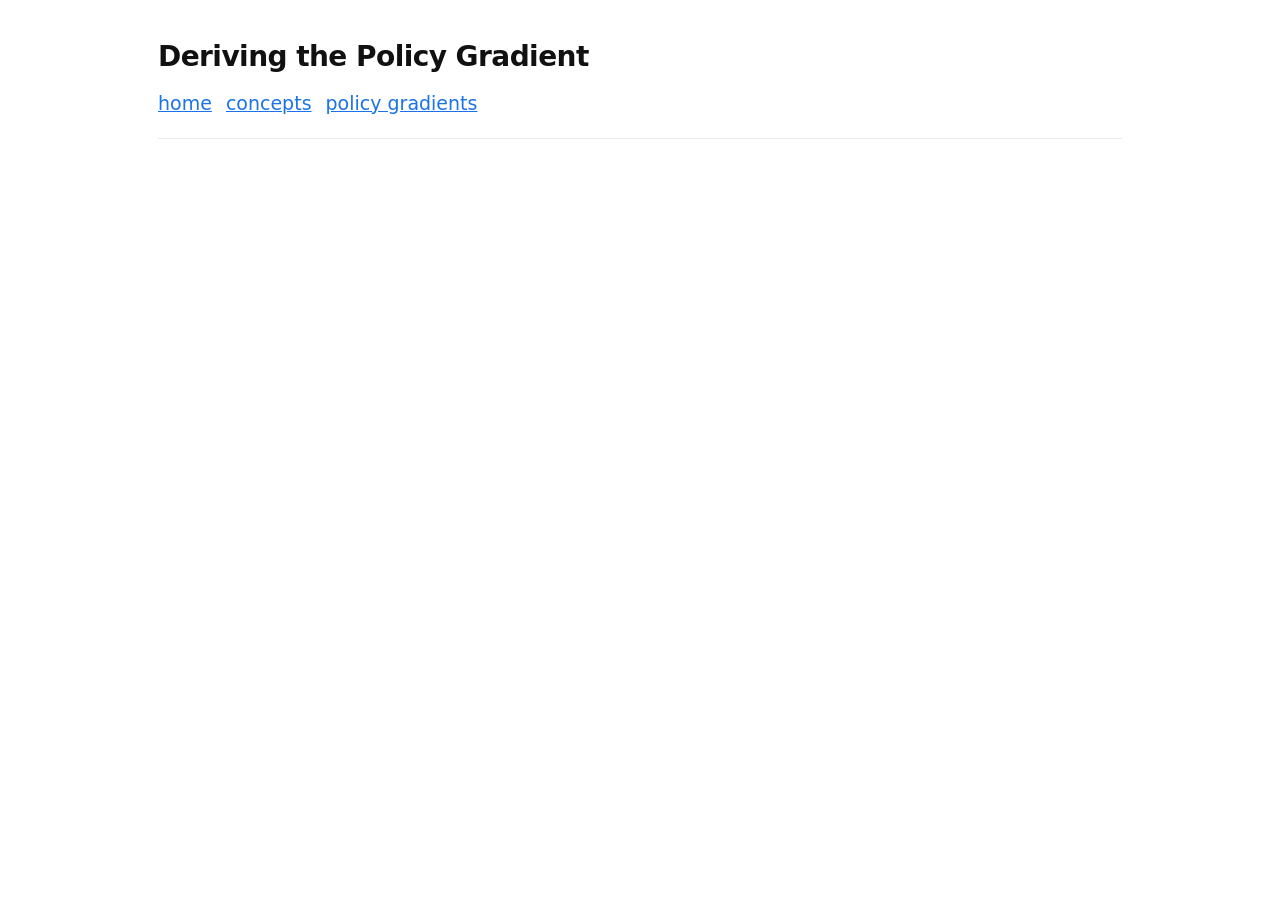
<file: concepts/policy-gradients/deriving-the-policy-gradient.html>
<!doctype html>
<html lang="en">
  <head>
    <meta charset="utf-8" />
    <meta name="viewport" content="width=device-width, initial-scale=1" />
    <meta name="color-scheme" content="light" />

    <title>Deriving the Policy Gradient | Policy Gradients | Abishek Anand</title>

    <meta name="description" content="Concept notes for deriving the policy gradient." />
    <link rel="canonical" href="https://gaminghero812.github.io/concepts/policy-gradients/deriving-the-policy-gradient.html" />

    <link rel="icon" type="image/png" href="../../favicon.png" />
    <link rel="stylesheet" href="../../style.css" />
  </head>

  <body>
    <main class="page">
      <header class="header">
        <h1>Deriving the Policy Gradient</h1>

        <nav class="nav">
          <a href="../../">home</a>
          <a href="../">concepts</a>
          <a href="../policy-gradients.html">policy gradients</a>
        </nav>
      </header>

      <section class="section"></section>
    </main>
  </body>
</html>
</file>
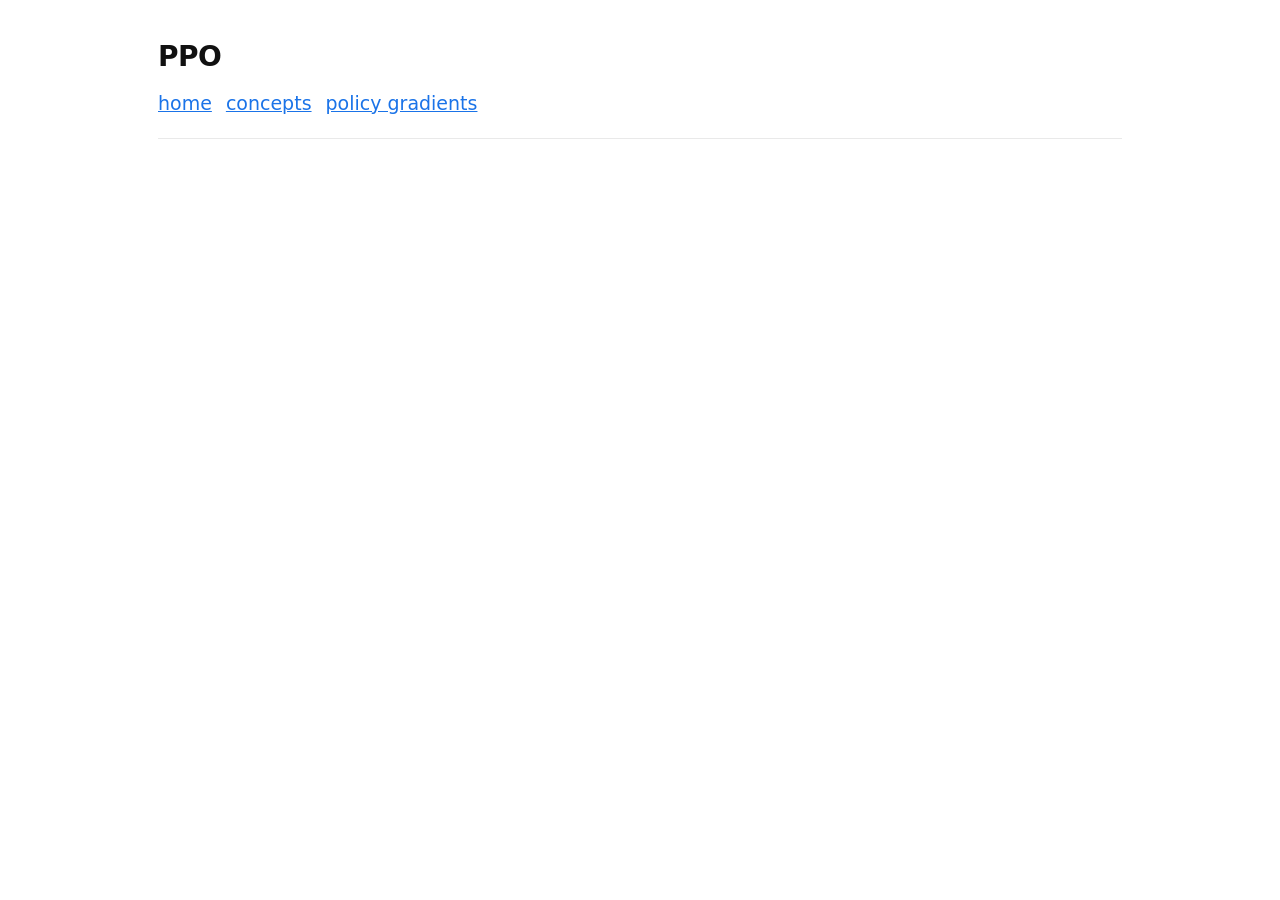
<file: concepts/policy-gradients/ppo.html>
<!doctype html>
<html lang="en">
  <head>
    <meta charset="utf-8" />
    <meta name="viewport" content="width=device-width, initial-scale=1" />
    <meta name="color-scheme" content="light" />

    <title>PPO | Policy Gradients | Abishek Anand</title>

    <meta name="description" content="Concept notes for PPO." />
    <link rel="canonical" href="https://gaminghero812.github.io/concepts/policy-gradients/ppo.html" />

    <link rel="icon" type="image/png" href="../../favicon.png" />
    <link rel="stylesheet" href="../../style.css" />
  </head>

  <body>
    <main class="page">
      <header class="header">
        <h1>PPO</h1>

        <nav class="nav">
          <a href="../../">home</a>
          <a href="../">concepts</a>
          <a href="../policy-gradients.html">policy gradients</a>
        </nav>
      </header>

      <section class="section"></section>
    </main>
  </body>
</html>
</file>
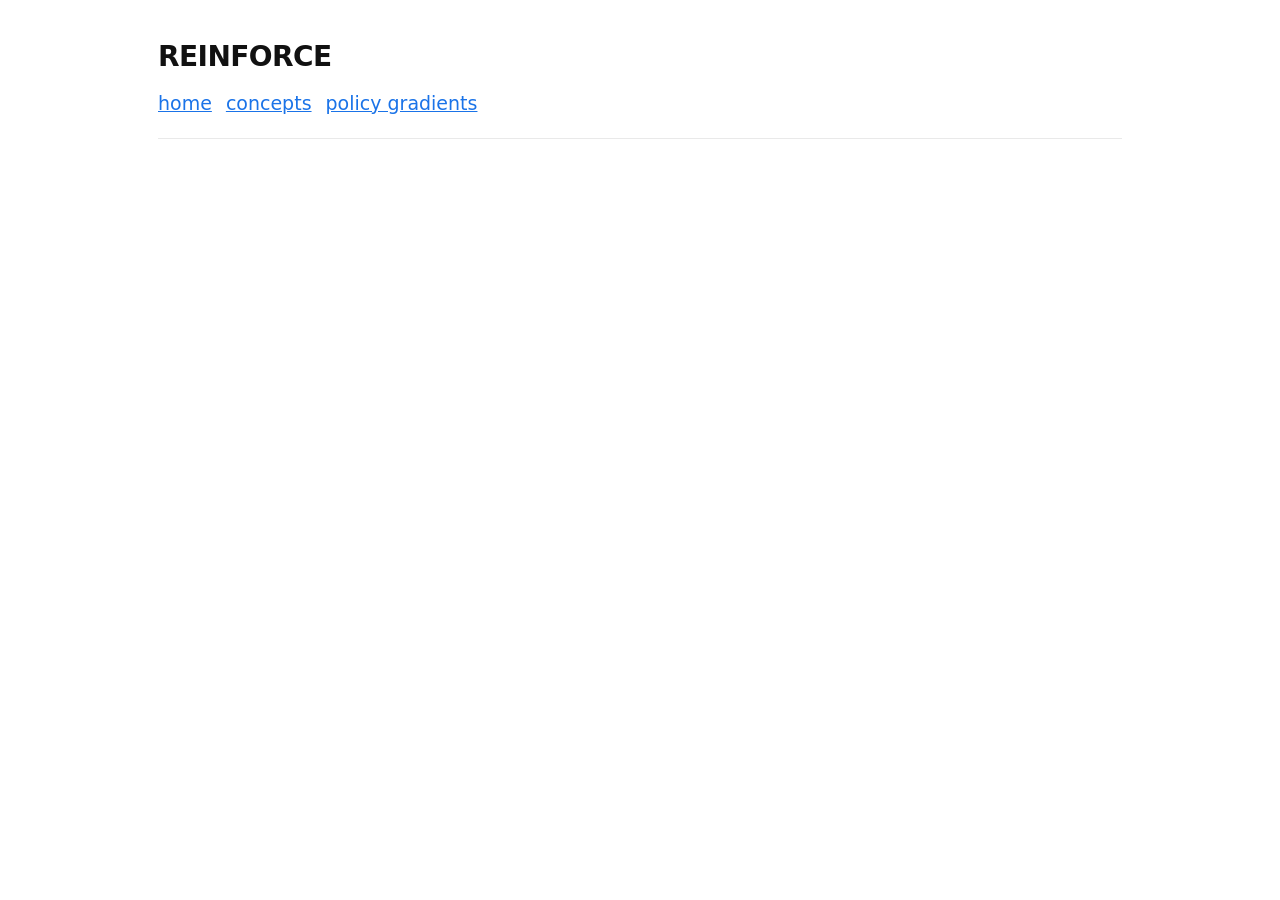
<file: concepts/policy-gradients/reinforce.html>
<!doctype html>
<html lang="en">
  <head>
    <meta charset="utf-8" />
    <meta name="viewport" content="width=device-width, initial-scale=1" />
    <meta name="color-scheme" content="light" />

    <title>REINFORCE | Policy Gradients | Abishek Anand</title>

    <meta name="description" content="Concept notes for REINFORCE." />
    <link rel="canonical" href="https://gaminghero812.github.io/concepts/policy-gradients/reinforce.html" />

    <link rel="icon" type="image/png" href="../../favicon.png" />
    <link rel="stylesheet" href="../../style.css" />
  </head>

  <body>
    <main class="page">
      <header class="header">
        <h1>REINFORCE</h1>

        <nav class="nav">
          <a href="../../">home</a>
          <a href="../">concepts</a>
          <a href="../policy-gradients.html">policy gradients</a>
        </nav>
      </header>

      <section class="section"></section>
    </main>
  </body>
</html>
</file>
<file: style.css>
/* Minimal, “karpathy-ish” readability */
:root {
  --bg: #ffffff;
  --fg: #111111;
  --muted: #555555;
  --link: #111111;
  --rule: #e9e9e9;
  --maxw: 1000px;
  color-scheme: light;
}

* { box-sizing: border-box; }
html {
  scroll-behavior: smooth;
  background: var(--bg);
}

body {
  margin: 0;
  background: var(--bg);
  color: var(--fg);
  font: 19px/1.65 ui-sans-serif, system-ui, -apple-system, Segoe UI, Roboto, Helvetica, Arial;
}

.page {
  max-width: var(--maxw);
  margin: 0 auto;
  padding: 40px 18px 64px;
}

.header {
  margin-bottom: 28px;
  padding-bottom: 18px;
  border-bottom: 1px solid var(--rule);
}

.hero {
  display: flex;
  gap: 18px;
  align-items: center;
}

.avatar {
  width: 300px;
  height: 300px;
  border-radius: 999px;
  object-fit: cover;
  border: 1px solid var(--rule);
}

h1 {
  font-size: 28px;
  line-height: 1.2;
  margin: 0 0 6px;
  letter-spacing: -0.02em;
}

.subtitle {
  margin: 0 0 10px;
  color: var(--muted);
}

.hero-quote {
  margin: 18px 0 14px;
  max-width: 620px;
  padding: 4px 0 4px 18px;
  border-left: 3px solid #d8d8d8;
  color: var(--muted);
}

.hero-quote blockquote {
  margin: 0;
  color: #333333;
  font-size: 20px;
  line-height: 1.45;
  font-weight: 450;
}

.hero-quote blockquote::before {
  content: "\201C";
}

.hero-quote blockquote::after {
  content: "\201D";
}

.hero-quote figcaption {
  margin-top: 6px;
  font-size: 15px;
  line-height: 1.4;
  color: var(--muted);
}

.hero-quote cite {
  font-style: normal;
}

.hero-quote a {
  color: inherit;
  text-decoration: none;
  border-bottom: 1px solid #cfcfcf;
}

.hero-quote a:hover {
  color: var(--fg);
  border-bottom-color: var(--fg);
}

.hero-quote figcaption::before {
  content: "\2014  ";
}

@media (max-width: 760px) {
  .hero {
    align-items: flex-start;
    flex-direction: column;
  }

  .avatar {
    width: min(70vw, 260px);
    height: min(70vw, 260px);
  }

  .hero-quote {
    max-width: 100%;
  }
}

.links {
  margin: 0;
  color: var(--muted);
  display: flex;
  flex-wrap: wrap;
  gap: 10px;
  align-items: center;
}

.social-link {
  display: inline-flex;
  align-items: center;
  justify-content: center;
  width: 20px;
  height: 20px;
  line-height: 1;
}

.social-icon {
  width: 18px;
  height: 18px;
  fill: currentColor;
  flex: none;
  display: block;
}

.sr-only {
  position: absolute;
  width: 1px;
  height: 1px;
  padding: 0;
  margin: -1px;
  overflow: hidden;
  clip: rect(0, 0, 0, 0);
  white-space: nowrap;
  border: 0;
}

.sep { margin: 0 8px; color: var(--muted); }

.nav {
  margin-top: 14px;
  display: flex;
  flex-wrap: wrap;
  gap: 14px;
  color: var(--muted);
}

a {
  color: var(--link);
  text-decoration: none;
  border-bottom: 1px solid transparent;
}

a:hover {
  border-bottom-color: var(--link);
}

.section {
  padding: 18px 0;
  border-bottom: 1px solid var(--rule);
}

.section:last-of-type {
  border-bottom: none;
}

h2 {
  font-size: 18px;
  margin: 0 0 10px;
  letter-spacing: -0.01em;
}

p { margin: 10px 0; }

ul {
  margin: 8px 0 0 18px;
  padding: 0;
}

li { margin: 6px 0; }

.item {
  padding: 12px 0;
}

.item-top {
  display: flex;
  justify-content: space-between;
  gap: 16px;
  align-items: baseline;
}

.item-title {
  font-weight: 600;
}

.item-subtitle {
  color: var(--muted);
  font-size: 14px;
  margin-top: 2px;
}

.item-date {
  color: var(--muted);
  font-size: 14px;
  white-space: nowrap;
}

.item-blurb {
  margin-top: 6px;
  color: var(--muted);
}

.muted { color: var(--muted); }
.note, .footnote { color: var(--muted); font-size: 14px; }

.footer {
  margin-top: 28px;
  padding-top: 14px;
  border-top: 1px solid var(--rule);
}

a {
  color: #1a73e8;
  text-decoration: underline;
}

a:hover {
  color: #0b57d0;
}

/* Timeline (karpathy-ish) */
.timeline-disclosure > summary {
  display: inline-flex;
  align-items: center;
  gap: 8px;
  cursor: pointer;
  list-style: none;
}

.timeline-disclosure > summary::-webkit-details-marker,
.t-detail > summary::-webkit-details-marker {
  display: none;
}

.timeline-disclosure > summary::before,
.t-detail > summary::before {
  content: "+";
  color: var(--muted);
  font-weight: 400;
  width: 14px;
  flex: none;
}

.timeline-disclosure[open] > summary::before,
.t-detail[open] > summary::before {
  content: "-";
}

.timeline-disclosure h2 {
  margin: 0;
}

.timeline {
  position: relative;
  margin-top: 14px;
  padding-left: 0px;
}

.t-item {
  position: relative;
  display: grid;
  grid-template-columns: 120px 28px 1fr;
  gap: 20px;
  padding: 18px 0 26px 0;
}

.t-year {
  color: #9a9a9a;
  font-size: 15px;
  text-align: right;
  padding-top: 18px;
  white-space: nowrap;
}

.t-dot {
  position: relative;
  width: 20px;
}

.t-dot::before {
  content: "";
  position: absolute;
  left: 12px;
  top: 0;
  bottom: 0;
  width: 2px;
  background: #d6d6d6;
}

.t-dot::after {
  content: "";
  position: absolute;
  left: 7px;
  top: 20px;
  width: 10px;
  height: 10px;
  border-radius: 999px;
  background: #888;
}

.t-card {
  display: flex;
  gap: 14px;
  align-items: flex-start;
}

.t-body {
  min-width: 0;
  width: 100%;
}

.t-logo img {
  width: 72px;
  height: 72px;
  border-radius: 12px;
  border: 1px solid var(--rule);
  background: var(--bg);
  object-fit: contain;
  padding: 8px;
}

.t-title {
  display: flex;
  flex-wrap: wrap;
  gap: 6px;
  align-items: baseline;
  font-weight: 600;
  line-height: 1.35;
  cursor: pointer;
  list-style: none;
}

.t-role {
  font-weight: 400;
  color: var(--muted);
}

.t-desc {
  margin-top: 8px;
  padding-left: 20px;
  color: var(--muted);
  font-size: 19px;
}

@media (max-width: 520px) {
  .t-item {
    grid-template-columns: 60px 18px 1fr;
  }
  .t-logo img {
    width: 40px;
    height: 40px;
  }
}

.course-header {
  font-weight: 500;
  color: #222;
  font-size: 1.05em;
  margin-right: 0.3em;
}

.note-article {
  max-width: 780px;
}

.note-article h2 {
  margin-top: 28px;
}

.note-article h2:first-child {
  margin-top: 0;
}

.note-article p {
  margin: 14px 0;
}

.math-block {
  margin: 18px 0;
  padding: 12px 16px;
  overflow-x: auto;
  border-left: 3px solid #d8d8d8;
  background: #fafafa;
}

.note-list {
  margin-top: 12px;
  margin-left: 24px;
}

.note-list li {
  margin: 12px 0;
  padding-left: 4px;
}
</file>
